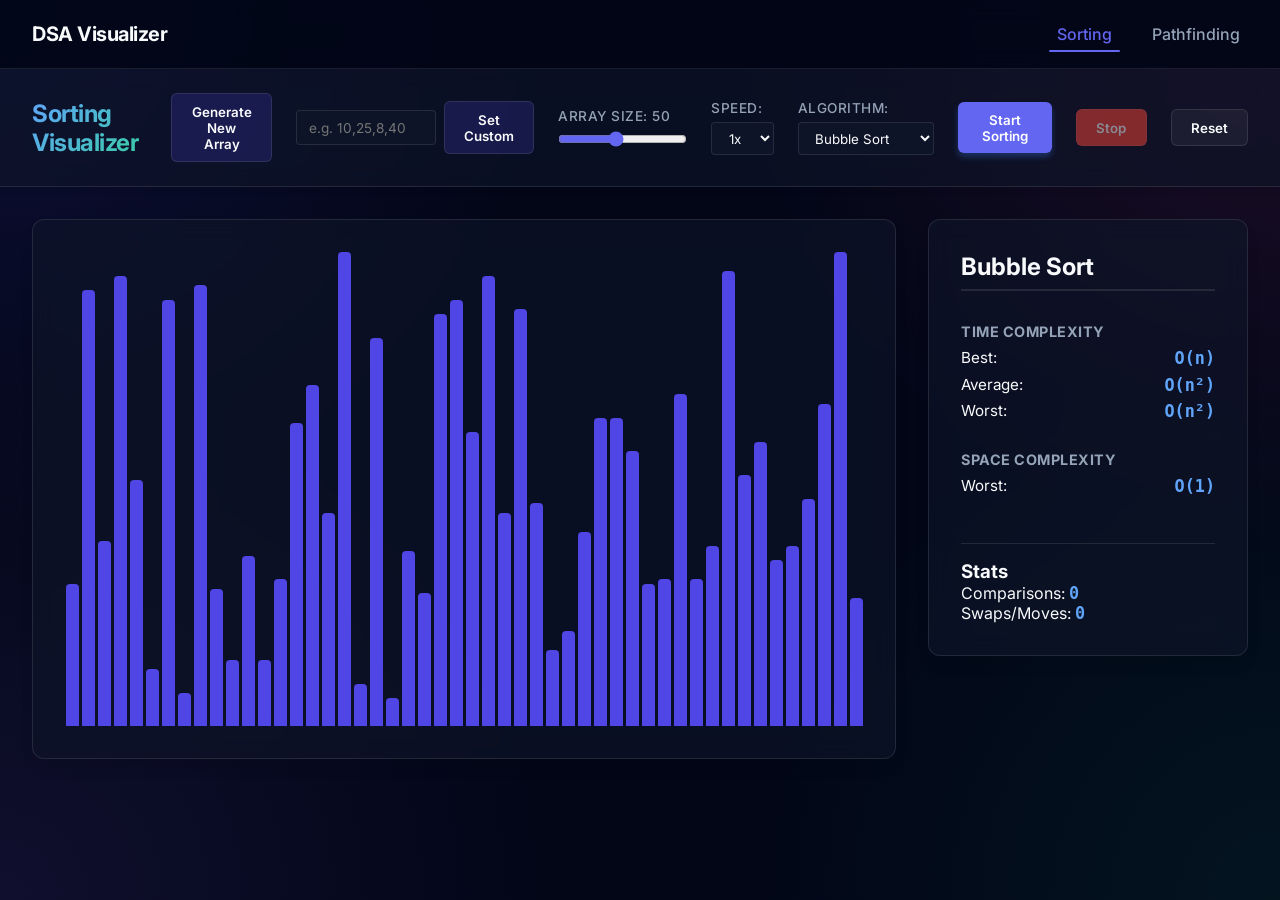
<file: index.html>
<!DOCTYPE html>
<html lang="en">
<head>
    <meta charset="UTF-8">
    <meta name="viewport" content="width=device-width, initial-scale=1.0">
    <title>DSA Visualizer - Sorting</title>
    <meta name="description" content="Visualizer for various sorting algorithms">
    <link href="https://fonts.googleapis.com/css2?family=Inter:wght@400;500;600;700&display=swap" rel="stylesheet">
    <link rel="stylesheet" href="style.css">
</head>
<body>
    <nav class="top-nav">
        <div class="nav-brand">DSA Visualizer</div>
        <div class="nav-links">
            <a href="index.html" class="nav-link active">Sorting</a>
            <a href="graph.html" class="nav-link">Pathfinding</a>
        </div>
    </nav>

    <header>
        <h1>Sorting Visualizer</h1>
        <div class="controls">
            <button id="generate-btn">Generate New Array</button>
            <div class="custom-input-group">
                <input type="text" id="custom-array-input" placeholder="e.g. 10,25,8,40">
                <button id="set-custom-btn">Set Custom</button>
            </div>
            <div class="slider-group">
                <label for="size-slider">Array Size: <span id="size-value">50</span></label>
                <input type="range" id="size-slider" min="10" max="100" value="50">
            </div>
            <div class="slider-group">
                <label for="speed-slider">Speed:</label>
                <select id="speed-slider">
                    <option value="1">1x</option>
                    <option value="2">2x</option>
                    <option value="5">5x</option>
                </select>
            </div>
            <div class="algorithm-group">
                <label for="algorithm-select">Algorithm:</label>
                <select id="algorithm-select">
                    <option value="bubble">Bubble Sort</option>
                    <option value="selection">Selection Sort</option>
                    <option value="insertion">Insertion Sort</option>
                    <option value="merge">Merge Sort</option>
                    <option value="quick">Quick Sort</option>
                    <option value="heap">Heap Sort</option>
                    <option value="shell">Shell Sort</option>
                </select>
            </div>
            <button id="start-btn" class="primary-btn">Start Sorting</button>
            <button id="stop-btn" style="background-color: #f44336; color: white;" disabled>Stop</button>
            <button id="reset-btn">Reset</button>
        </div>
    </header>

    <main>
        <div id="visualization-container"></div>
        <aside id="info-panel">
            <h2 id="algo-title">Bubble Sort</h2>
            <div class="complexity">
                <h3>Time Complexity</h3>
                <p>Best: <span id="best-time">O(n)</span></p>
                <p>Average: <span id="average-time">O(n²)</span></p>
                <p>Worst: <span id="worst-time">O(n²)</span></p>
            </div>
            <div class="complexity">
                <h3>Space Complexity</h3>
                <p>Worst: <span id="worst-space">O(1)</span></p>
            </div>
            <div class="stats">
                <h3>Stats</h3>
                <p>Comparisons: <span id="count-compare">0</span></p>
                <p>Swaps/Moves: <span id="count-swap">0</span></p>
            </div>
        </aside>
    </main>

    <script src="algorithms/bubbleSort.js"></script>
    <script src="algorithms/selectionSort.js"></script>
    <script src="algorithms/insertionSort.js"></script>
    <script src="algorithms/mergeSort.js"></script>
    <script src="algorithms/quickSort.js"></script>
    <script src="algorithms/heapSort.js"></script>
    <script src="algorithms/shellSort.js"></script>
    <script src="script.js"></script>
</body>
</html>
</file>
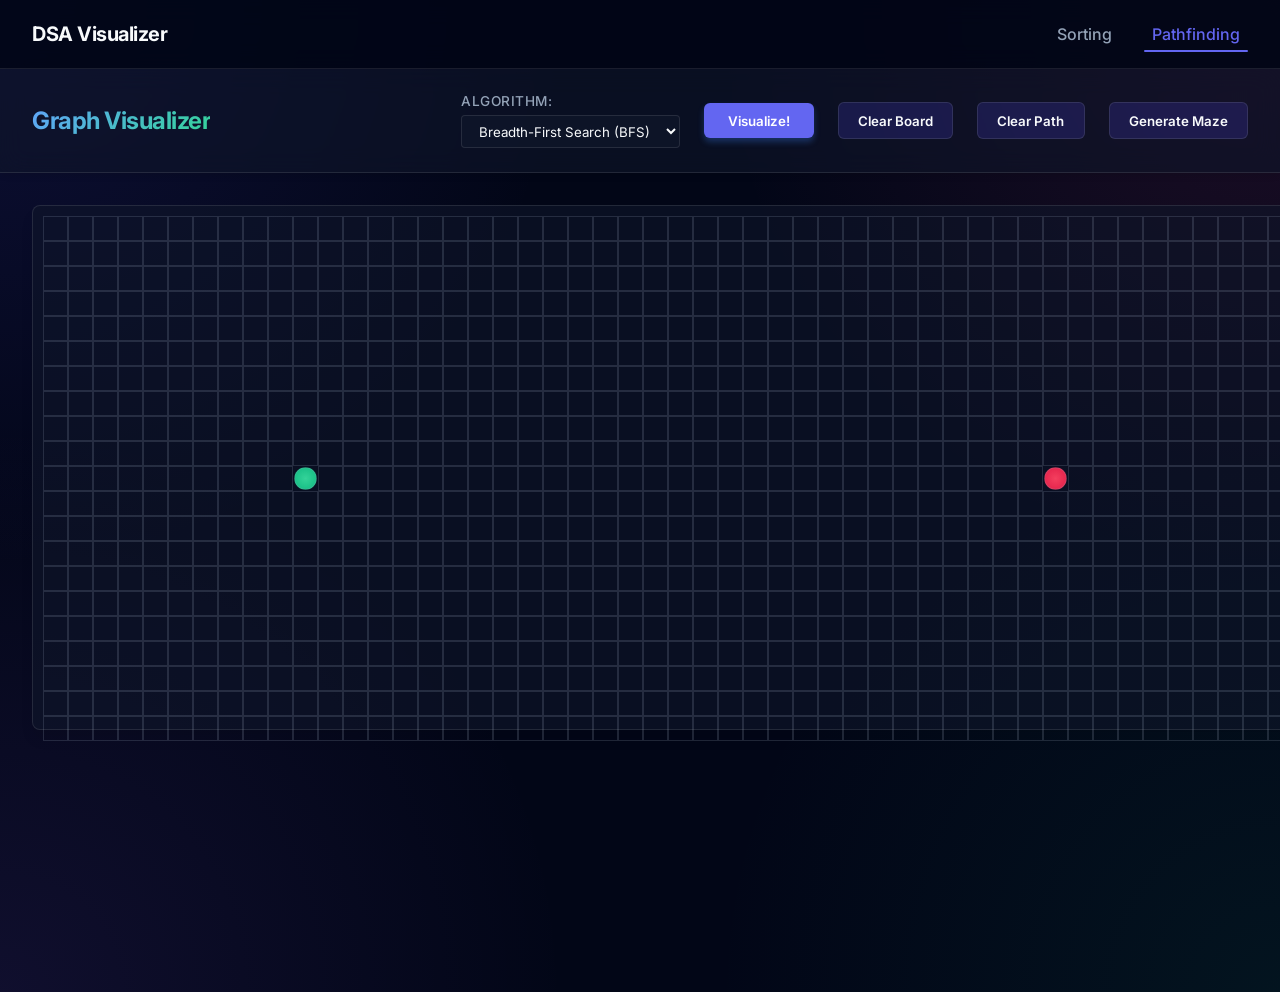
<file: graph.html>
<!DOCTYPE html>
<html lang="en">
<head>
    <meta charset="UTF-8">
    <meta name="viewport" content="width=device-width, initial-scale=1.0">
    <title>DSA Visualizer - Pathfinding</title>
    <meta name="description" content="Visualizer for various pathfinding algorithms">
    <link href="https://fonts.googleapis.com/css2?family=Inter:wght@400;500;600;700&display=swap" rel="stylesheet">
    <link rel="stylesheet" href="style.css">
    <link rel="stylesheet" href="graph.css">
</head>
<body>
    <nav class="top-nav">
        <div class="nav-brand">DSA Visualizer</div>
        <div class="nav-links">
            <a href="index.html" class="nav-link">Sorting</a>
            <a href="graph.html" class="nav-link active">Pathfinding</a>
        </div>
    </nav>

    <header>
        <h1>Graph Visualizer</h1>
        <div class="controls">
            <div class="algorithm-group">
                <label for="algorithm-select">Algorithm:</label>
                <select id="algorithm-select">
                    <option value="bfs">Breadth-First Search (BFS)</option>
                    <option value="dfs">Depth-First Search (DFS)</option>
                    <option value="dijkstra">Dijkstra's Algorithm</option>
                </select>
            </div>
            
            <button class="primary-btn" id="start-btn">Visualize!</button>
            <button id="clear-board-btn">Clear Board</button>
            <button id="clear-path-btn">Clear Path</button>
            <button id="generate-maze-btn">Generate Maze</button>
        </div>
    </header>

    <main class="graph-main">
        <div id="grid-container"></div>
        <aside id="info-panel">
            <h2 id="algo-title">Breadth-First Search</h2>
            <div class="complexity">
                <p class="description" id="algo-desc">BFS guarantees the shortest path on an unweighted grid.</p>
            </div>
            <div class="complexity legend">
                <h3>Legend</h3>
                <div class="legend-item"><div class="node-legend start"></div> Start Node</div>
                <div class="legend-item"><div class="node-legend target"></div> Target Node</div>
                <div class="legend-item"><div class="node-legend wall"></div> Wall Node</div>
                <div class="legend-item"><div class="node-legend visited"></div> Visited Node</div>
                <div class="legend-item"><div class="node-legend path"></div> Shortest-Path Node</div>
            </div>
            <div class="stats">
                <h3>Stats</h3>
                <p>Visited Nodes: <span id="visited-count">0</span></p>
                <p>Path Length: <span id="path-length">0</span></p>
            </div>
        </aside>
    </main>

    <script src="algorithms/bfs.js"></script>
    <script src="algorithms/dfs.js"></script>
    <script src="algorithms/dijkstra.js"></script>
    <script src="graph.js"></script>
</body>
</html>
</file>
<file: style.css>
:root {
    --bg-color: #020617;
    --panel-bg: rgba(15, 23, 42, 0.6);
    --border-color: rgba(255, 255, 255, 0.1);
    --text-primary: #f8fafc;
    --text-secondary: #94a3b8;
    --bar-color: #4f46e5; /* Indigo blue */
    --bar-compare: #f43f5e; /* Rose for comparing */
    --bar-swap: #fbbf24; /* Amber for swapping */
    --bar-sorted: #10b981; /* Green for sorted */
    --btn-bg: rgba(79, 70, 229, 0.2);
    --btn-hover: rgba(79, 70, 229, 0.4);
    --btn-primary: #6366f1;
    --btn-primary-hover: #4f46e5;
    --font-family: 'Inter', -apple-system, BlinkMacSystemFont, "Segoe UI", Roboto, sans-serif;
}

* {
    box-sizing: border-box;
    margin: 0;
    padding: 0;
}

body {
    background-color: var(--bg-color);
    color: var(--text-primary);
    font-family: var(--font-family);
    min-height: 100vh;
    display: flex;
    flex-direction: column;
    overflow-x: hidden;
    /* premium aurora background gradient */
    background-image: 
        radial-gradient(circle at 0% 0%, rgba(79, 70, 229, 0.15), transparent 35%),
        radial-gradient(circle at 100% 0%, rgba(236, 72, 153, 0.12), transparent 35%),
        radial-gradient(circle at 100% 100%, rgba(16, 185, 129, 0.08), transparent 35%),
        radial-gradient(circle at 0% 100%, rgba(139, 92, 246, 0.1), transparent 35%);
}
.top-nav {
    display: flex;
    justify-content: space-between;
    align-items: center;
    padding: 1rem 2rem;
    background: rgba(2, 6, 23, 0.9);
    backdrop-filter: blur(12px);
    border-bottom: 1px solid var(--border-color);
}

.nav-brand {
    font-size: 1.25rem;
    font-weight: 700;
    color: var(--text-primary);
    letter-spacing: -0.5px;
}

.nav-links {
    display: flex;
    gap: 1.5rem;
}

.nav-link {
    color: var(--text-secondary);
    text-decoration: none;
    font-weight: 500;
    transition: color 0.2s ease;
    padding: 0.5rem 0.5rem;
    position: relative;
}

.nav-link:hover {
    color: var(--text-primary);
}

.nav-link.active {
    color: var(--btn-primary);
}

.nav-link.active::after {
    content: '';
    position: absolute;
    bottom: 0;
    left: 0;
    width: 100%;
    height: 2px;
    background-color: var(--btn-primary);
    border-radius: 2px;
}

header {
    background: var(--panel-bg);
    backdrop-filter: blur(12px);
    border-bottom: 1px solid var(--border-color);
    padding: 1.5rem 2rem;
    display: flex;
    justify-content: space-between;
    align-items: center;
    box-shadow: 0 4px 6px -1px rgba(0, 0, 0, 0.1);
}

h1 {
    font-size: 1.5rem;
    font-weight: 700;
    background: linear-gradient(135deg, #60a5fa, #34d399);
    -webkit-background-clip: text;
    background-clip: text;
    -webkit-text-fill-color: transparent;
    letter-spacing: -0.5px;
}

.controls {
    display: flex;
    gap: 1.5rem;
    align-items: center;
}

.custom-input-group {
    display: flex;
    align-items: center;
    gap: 0.5rem;
}

#custom-array-input {
    background: rgba(15, 23, 42, 0.8);
    color: var(--text-primary);
    border: 1px solid var(--border-color);
    padding: 0.55rem 0.8rem;
    border-radius: 4px;
    font-family: inherit;
    outline: none;
    width: 140px;
    font-size: 0.85rem;
    transition: border-color 0.2s;
}

#custom-array-input:focus {
    border-color: var(--btn-primary);
}

.slider-group, .algorithm-group {
    display: flex;
    flex-direction: column;
    gap: 0.4rem;
    font-size: 0.85rem;
    color: var(--text-secondary);
}

.slider-group label, .algorithm-group label {
    font-weight: 500;
    text-transform: uppercase;
    letter-spacing: 0.5px;
}

input[type="range"] {
    accent-color: var(--btn-primary);
    cursor: pointer;
}

select {
    background: rgba(15, 23, 42, 0.8);
    color: var(--text-primary);
    border: 1px solid var(--border-color);
    padding: 0.4rem 0.8rem;
    border-radius: 4px;
    font-family: inherit;
    cursor: pointer;
    outline: none;
    transition: border-color 0.2s;
}

select:focus {
    border-color: var(--btn-primary);
}

button {
    background: var(--btn-bg);
    color: var(--text-primary);
    border: 1px solid var(--border-color);
    padding: 0.6rem 1.2rem;
    border-radius: 6px;
    cursor: pointer;
    font-weight: 600;
    transition: all 0.2s ease;
    font-family: inherit;
}

button:hover:not(:disabled) {
    background: var(--btn-hover);
    transform: translateY(-1px);
}

button:disabled {
    opacity: 0.5;
    cursor: not-allowed;
}

.primary-btn {
    background: var(--btn-primary);
    border: none;
    color: white;
    padding: 0.6rem 1.5rem;
    box-shadow: 0 4px 6px rgba(59, 130, 246, 0.3);
}

.primary-btn:hover:not(:disabled) {
    background: var(--btn-primary-hover);
    box-shadow: 0 6px 12px rgba(59, 130, 246, 0.4);
}

main {
    flex: 1;
    display: flex;
    gap: 2rem;
    padding: 2rem;
    max-width: 1400px;
    margin: 0 auto;
    width: 100%;
}

#visualization-container {
    flex: 1;
    display: flex;
    align-items: flex-end;
    justify-content: center;
    gap: 3px;
    height: 60vh;
    background: var(--panel-bg);
    backdrop-filter: blur(12px);
    border: 1px solid var(--border-color);
    border-radius: 12px;
    padding: 2rem;
    box-shadow: 0 10px 15px -3px rgba(0, 0, 0, 0.1);
}

.bar {
    background-color: var(--bar-color);
    width: 10px; /* modified dynamically */
    border-radius: 4px 4px 0 0;
    transition: background-color 0.1s ease, height 0.2s ease;
}

/* state classes for bars */
.bar.compare { background-color: var(--bar-compare); }
.bar.swap { background-color: var(--bar-swap); }
.bar.sorted { background-color: var(--bar-sorted); }

aside#info-panel {
    width: 320px;
    background: var(--panel-bg);
    backdrop-filter: blur(12px);
    border: 1px solid var(--border-color);
    border-radius: 12px;
    padding: 2rem;
    display: flex;
    flex-direction: column;
    gap: 1.5rem;
    box-shadow: 0 10px 15px -3px rgba(0, 0, 0, 0.1);
    height: fit-content;
}

#algo-title {
    font-size: 1.5rem;
    margin-bottom: 0.5rem;
    border-bottom: 2px solid rgba(255, 255, 255, 0.1);
    padding-bottom: 0.5rem;
}

.complexity h3 {
    font-size: 0.9rem;
    color: var(--text-secondary);
    text-transform: uppercase;
    letter-spacing: 0.5px;
    margin-bottom: 0.5rem;
}

.complexity p {
    display: flex;
    justify-content: space-between;
    margin-bottom: 0.4rem;
    font-size: 0.95rem;
}

.complexity span, .stats span {
    font-family: monospace;
    font-size: 1.05rem;
    color: #60a5fa;
    font-weight: 600;
}

.stats {
    margin-top: 1rem;
    padding-top: 1rem;
    border-top: 1px solid rgba(255, 255, 255, 0.1);
}

#reset-btn {
    background: rgba(248, 250, 252, 0.05);
    border: 1px solid var(--border-color);
}

#reset-btn:hover:not(:disabled) {
    background: rgba(248, 250, 252, 0.1);
    border-color: var(--text-secondary);
}

/* Micro-animations */
@keyframes fadeIn {
    from { opacity: 0; transform: translateY(10px); }
    to { opacity: 1; transform: translateY(0); }
}

main, header {
    animation: fadeIn 0.6s ease-out forwards;
}

@media (max-width: 900px) {
    header {
        flex-direction: column;
        gap: 1.5rem;
    }
    .controls {
        flex-wrap: wrap;
        justify-content: center;
    }
    main {
        flex-direction: column;
    }
    aside#info-panel {
        width: 100%;
    }
}
</file>
<file: graph.css>
/* Additions on top of style.css specifically for the graph UI */

.graph-main {
    flex-wrap: nowrap;
    overflow-x: auto;
    padding-bottom: 2rem;
}

#grid-container {
    display: grid;
    /* Grid-template will be set dynamically in JS based on array row/col count */
    background: var(--panel-bg);
    backdrop-filter: blur(12px);
    border: 1px solid var(--border-color);
    border-radius: 8px;
    padding: 10px;
    box-shadow: 0 10px 15px -3px rgba(0, 0, 0, 0.1);
    /* Try to make it large enough to fit most desktop screens */
    width: fit-content;
    height: fit-content;
    margin: 0 auto;
}

.node {
    width: 25px;
    height: 25px;
    border: 1px solid rgba(148, 163, 184, 0.2);
    background-color: transparent;
    transition: background-color 0.1s;
    user-select: none;
    -moz-user-select: none;
    -webkit-user-select: none;
}

.node.wall {
    background-color: var(--text-secondary);
    border: 1px solid var(--text-secondary);
    animation: wallAnimation 0.3s ease-in-out forwards;
}

.node.start {
    background-image: radial-gradient(circle, #34d399, #10b981);
    border-radius: 50%;
    transform: scale(0.9);
}

.node.target {
    background-image: radial-gradient(circle, #f43f5e, #e11d48);
    border-radius: 50%;
    transform: scale(0.9);
}

.node.visited {
    animation: visitedAnimation 1.5s ease-out forwards;
}

.node.path {
    animation: pathAnimation 0.5s ease-out forwards;
}

/* Legend Styles */
.legend {
    display: flex;
    flex-direction: column;
    gap: 0.5rem;
    margin-top: 1rem;
    padding-top: 1rem;
    border-top: 1px solid rgba(255, 255, 255, 0.1);
}

.legend-item {
    display: flex;
    align-items: center;
    gap: 0.5rem;
    font-size: 0.9rem;
    color: var(--text-secondary);
}

.node-legend {
    width: 20px;
    height: 20px;
    border: 1px solid rgba(148, 163, 184, 0.2);
    border-radius: 4px;
}

.node-legend.start { background-image: radial-gradient(circle, #34d399, #10b981); border-radius: 50%; transform: scale(0.9); }
.node-legend.target { background-image: radial-gradient(circle, #f43f5e, #e11d48); border-radius: 50%; transform: scale(0.9); }
.node-legend.wall { background-color: var(--text-secondary); }
.node-legend.visited { background-color: rgba(99, 102, 241, 0.8); }
.node-legend.path { background-color: #fbbf24; }

#algo-desc {
    font-size: 0.9rem;
    color: var(--text-secondary);
    line-height: 1.4;
    margin-top: 0.5rem;
}

/* Animations */
@keyframes wallAnimation {
    0% { transform: scale(0.3); background-color: rgba(148, 163, 184, 0.5); }
    50% { transform: scale(1.1); }
    100% { transform: scale(1.0); background-color: var(--text-secondary); }
}

@keyframes visitedAnimation {
    0% {
        transform: scale(0.3);
        background-color: rgba(59, 130, 246, 0.8);
        border-radius: 100%;
    }
    50% {
        transform: scale(1.1);
        background-color: rgba(99, 102, 241, 0.6);
    }
    100% {
        transform: scale(1.0);
        background-color: rgba(99, 102, 241, 0.3);  /* lighter purplish blue */
        border: 1px solid rgba(99, 102, 241, 0.2);
    }
}

@keyframes pathAnimation {
    0% {
        transform: scale(0.6);
        background-color: var(--bar-compare);
        border-radius: 50%;
    }
    50% {
        transform: scale(1.1);
        background-color: var(--bar-swap);
    }
    100% {
        transform: scale(1.0);
        background-color: var(--bar-swap); /* Yellow base for path */
        border: 1px solid var(--bar-swap);
    }
}
</file>
